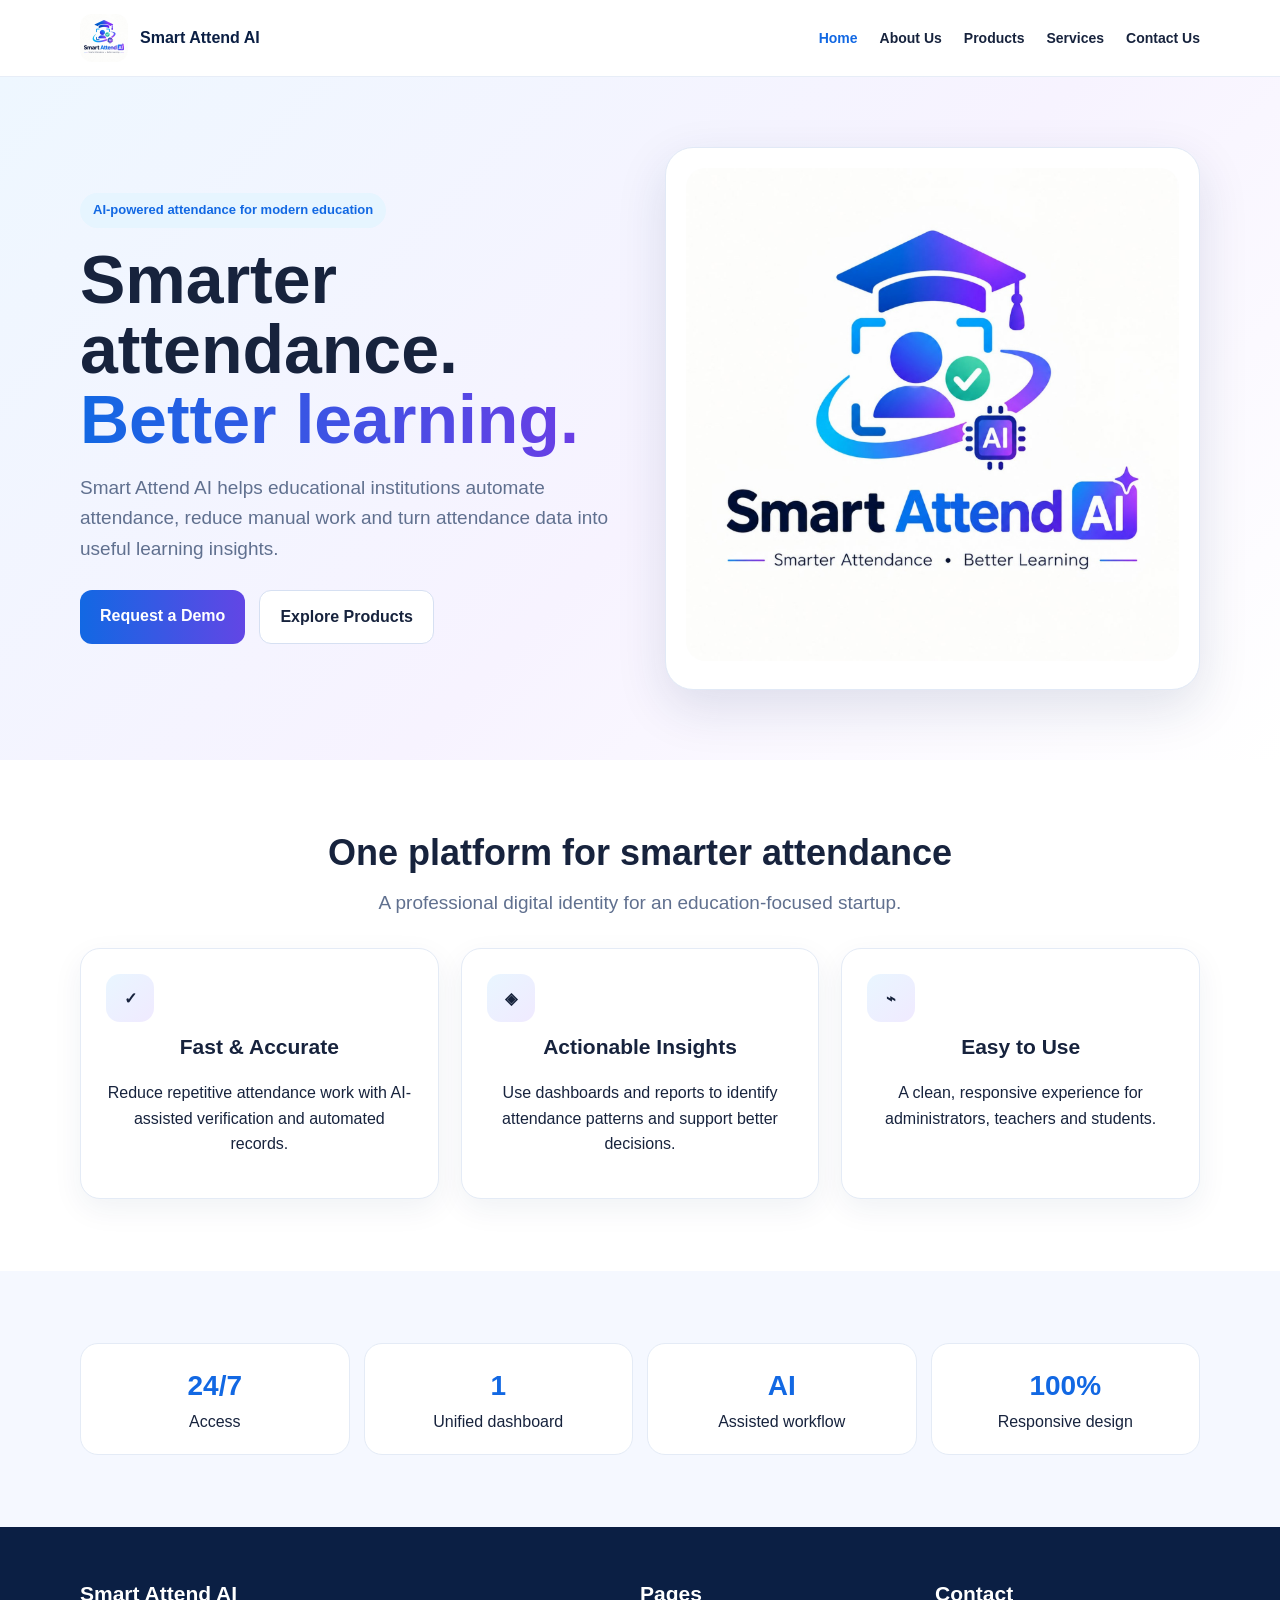
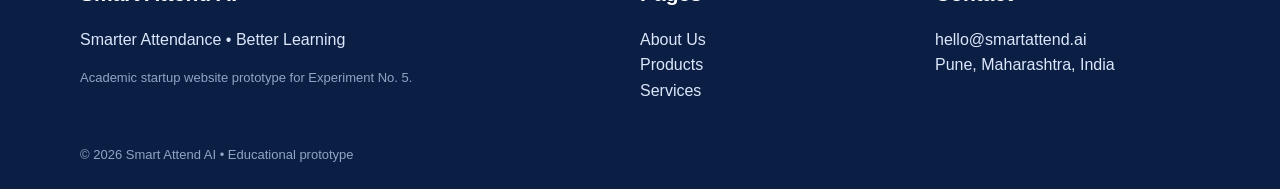
<file: index.html>
<!doctype html><html lang="en"><head><meta charset="utf-8"><meta name="viewport" content="width=device-width,initial-scale=1"><title>Home | Smart Attend AI</title><link rel="icon" href="logo.jpg"><link rel="stylesheet" href="style.css"></head><body>
<header><div class="container nav"><a class="brand" href="index.html"><img src="logo.jpg" alt="Smart Attend AI"><span>Smart Attend AI</span></a><nav class="navlinks"><a href="index.html" class="active">Home</a><a href="about.html" class="">About Us</a><a href="products.html" class="">Products</a><a href="services.html" class="">Services</a><a href="contact.html" class="">Contact Us</a></nav></div></header>
<main>
<section class="hero"><div class="container hero-grid"><div>
<span class="badge">AI-powered attendance for modern education</span>
<h1>Smarter attendance.<br><span class="gradient">Better learning.</span></h1>
<p class="lead">Smart Attend AI helps educational institutions automate attendance, reduce manual work and turn attendance data into useful learning insights.</p>
<div class="cta-row"><a class="btn btn-primary" href="contact.html">Request a Demo</a><a class="btn btn-secondary" href="products.html">Explore Products</a></div>
</div><div class="hero-card"><img src="logo.jpg" alt="Smart Attend AI startup logo"></div></div></section>
<section class="section"><div class="container center"><h2>One platform for smarter attendance</h2><p class="lead" style="margin:auto">A professional digital identity for an education-focused startup.</p>
<div class="cards"><div class="card"><div class="icon">✓</div><h3>Fast & Accurate</h3><p>Reduce repetitive attendance work with AI-assisted verification and automated records.</p></div>
<div class="card"><div class="icon">◈</div><h3>Actionable Insights</h3><p>Use dashboards and reports to identify attendance patterns and support better decisions.</p></div>
<div class="card"><div class="icon">⌁</div><h3>Easy to Use</h3><p>A clean, responsive experience for administrators, teachers and students.</p></div></div></div></section>
<section class="section alt"><div class="container"><div class="stats"><div class="stat"><strong>24/7</strong>Access</div><div class="stat"><strong>1</strong>Unified dashboard</div><div class="stat"><strong>AI</strong>Assisted workflow</div><div class="stat"><strong>100%</strong>Responsive design</div></div></div></section>
</main><footer><div class="container footer-grid"><div><h3>Smart Attend AI</h3><p>Smarter Attendance • Better Learning</p><p class="small">Academic startup website prototype for Experiment No. 5.</p></div><div><h3>Pages</h3><p><a href="about.html">About Us</a><br><a href="products.html">Products</a><br><a href="services.html">Services</a></p></div><div><h3>Contact</h3><p>hello@smartattend.ai<br>Pune, Maharashtra, India</p></div></div><div class="container small" style="margin-top:25px">© 2026 Smart Attend AI • Educational prototype</div></footer></body></html>
</file>
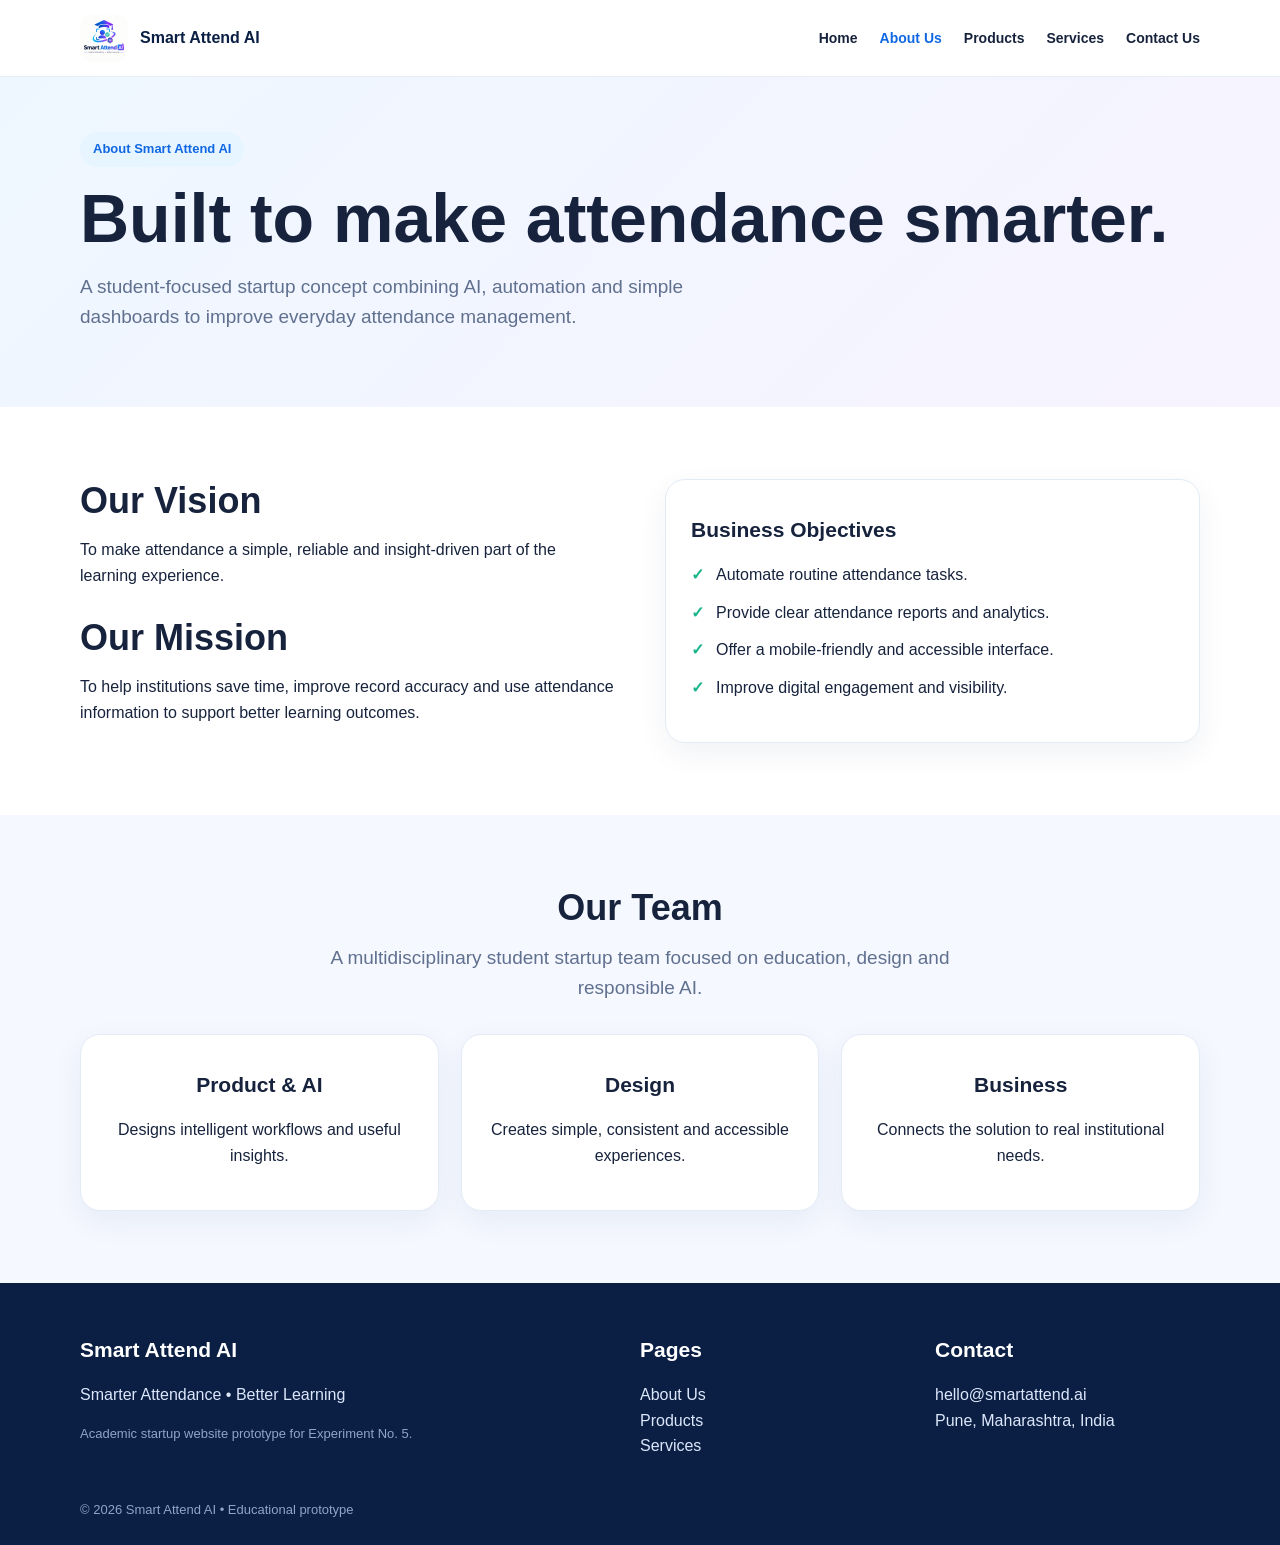
<file: about.html>
<!doctype html><html lang="en"><head><meta charset="utf-8"><meta name="viewport" content="width=device-width,initial-scale=1"><title>About Us | Smart Attend AI</title><link rel="icon" href="logo.jpg"><link rel="stylesheet" href="style.css"></head><body>
<header><div class="container nav"><a class="brand" href="index.html"><img src="logo.jpg" alt="Smart Attend AI"><span>Smart Attend AI</span></a><nav class="navlinks"><a href="index.html" class="">Home</a><a href="about.html" class="active">About Us</a><a href="products.html" class="">Products</a><a href="services.html" class="">Services</a><a href="contact.html" class="">Contact Us</a></nav></div></header>
<main>
<section class="page-hero"><div class="container"><span class="badge">About Smart Attend AI</span><h1>Built to make attendance smarter.</h1><p class="lead">A student-focused startup concept combining AI, automation and simple dashboards to improve everyday attendance management.</p></div></section>
<section class="section"><div class="container split"><div><h2>Our Vision</h2><p>To make attendance a simple, reliable and insight-driven part of the learning experience.</p><h2 style="margin-top:28px">Our Mission</h2><p>To help institutions save time, improve record accuracy and use attendance information to support better learning outcomes.</p></div>
<div class="card"><h3>Business Objectives</h3><ul class="list"><li>Automate routine attendance tasks.</li><li>Provide clear attendance reports and analytics.</li><li>Offer a mobile-friendly and accessible interface.</li><li>Improve digital engagement and visibility.</li></ul></div></div></section>
<section class="section alt"><div class="container center"><h2>Our Team</h2><p class="lead" style="margin:auto">A multidisciplinary student startup team focused on education, design and responsible AI.</p><div class="cards"><div class="card"><h3>Product & AI</h3><p>Designs intelligent workflows and useful insights.</p></div><div class="card"><h3>Design</h3><p>Creates simple, consistent and accessible experiences.</p></div><div class="card"><h3>Business</h3><p>Connects the solution to real institutional needs.</p></div></div></div></section>
</main><footer><div class="container footer-grid"><div><h3>Smart Attend AI</h3><p>Smarter Attendance • Better Learning</p><p class="small">Academic startup website prototype for Experiment No. 5.</p></div><div><h3>Pages</h3><p><a href="about.html">About Us</a><br><a href="products.html">Products</a><br><a href="services.html">Services</a></p></div><div><h3>Contact</h3><p>hello@smartattend.ai<br>Pune, Maharashtra, India</p></div></div><div class="container small" style="margin-top:25px">© 2026 Smart Attend AI • Educational prototype</div></footer></body></html>
</file>
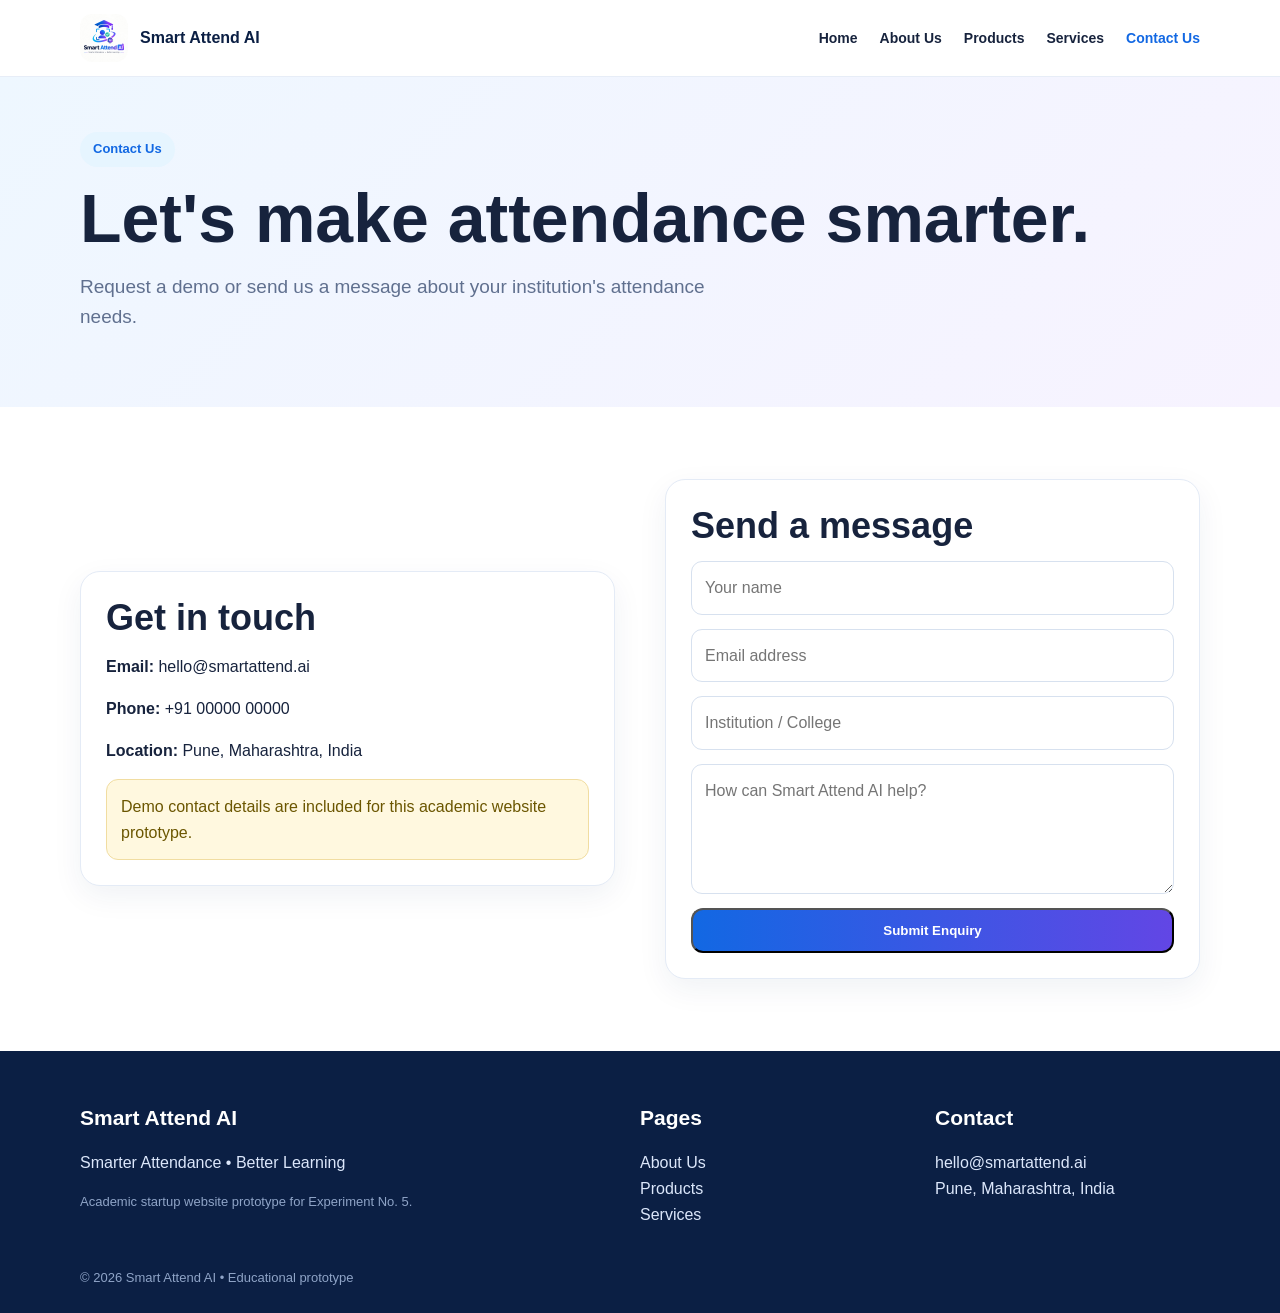
<file: contact.html>
<!doctype html><html lang="en"><head><meta charset="utf-8"><meta name="viewport" content="width=device-width,initial-scale=1"><title>Contact Us | Smart Attend AI</title><link rel="icon" href="logo.jpg"><link rel="stylesheet" href="style.css"></head><body>
<header><div class="container nav"><a class="brand" href="index.html"><img src="logo.jpg" alt="Smart Attend AI"><span>Smart Attend AI</span></a><nav class="navlinks"><a href="index.html" class="">Home</a><a href="about.html" class="">About Us</a><a href="products.html" class="">Products</a><a href="services.html" class="">Services</a><a href="contact.html" class="active">Contact Us</a></nav></div></header>
<main>
<section class="page-hero"><div class="container"><span class="badge">Contact Us</span><h1>Let's make attendance smarter.</h1><p class="lead">Request a demo or send us a message about your institution's attendance needs.</p></div></section>
<section class="section"><div class="container split"><div class="card"><h2>Get in touch</h2><p><b>Email:</b> hello@smartattend.ai</p><p><b>Phone:</b> +91 00000 00000</p><p><b>Location:</b> Pune, Maharashtra, India</p><div class="note">Demo contact details are included for this academic website prototype.</div></div>
<div class="card"><h2>Send a message</h2><form><input placeholder="Your name"><input type="email" placeholder="Email address"><input placeholder="Institution / College"><textarea placeholder="How can Smart Attend AI help?"></textarea><button class="btn btn-primary" type="button">Submit Enquiry</button></form></div></div></section>
</main><footer><div class="container footer-grid"><div><h3>Smart Attend AI</h3><p>Smarter Attendance • Better Learning</p><p class="small">Academic startup website prototype for Experiment No. 5.</p></div><div><h3>Pages</h3><p><a href="about.html">About Us</a><br><a href="products.html">Products</a><br><a href="services.html">Services</a></p></div><div><h3>Contact</h3><p>hello@smartattend.ai<br>Pune, Maharashtra, India</p></div></div><div class="container small" style="margin-top:25px">© 2026 Smart Attend AI • Educational prototype</div></footer></body></html>
</file>
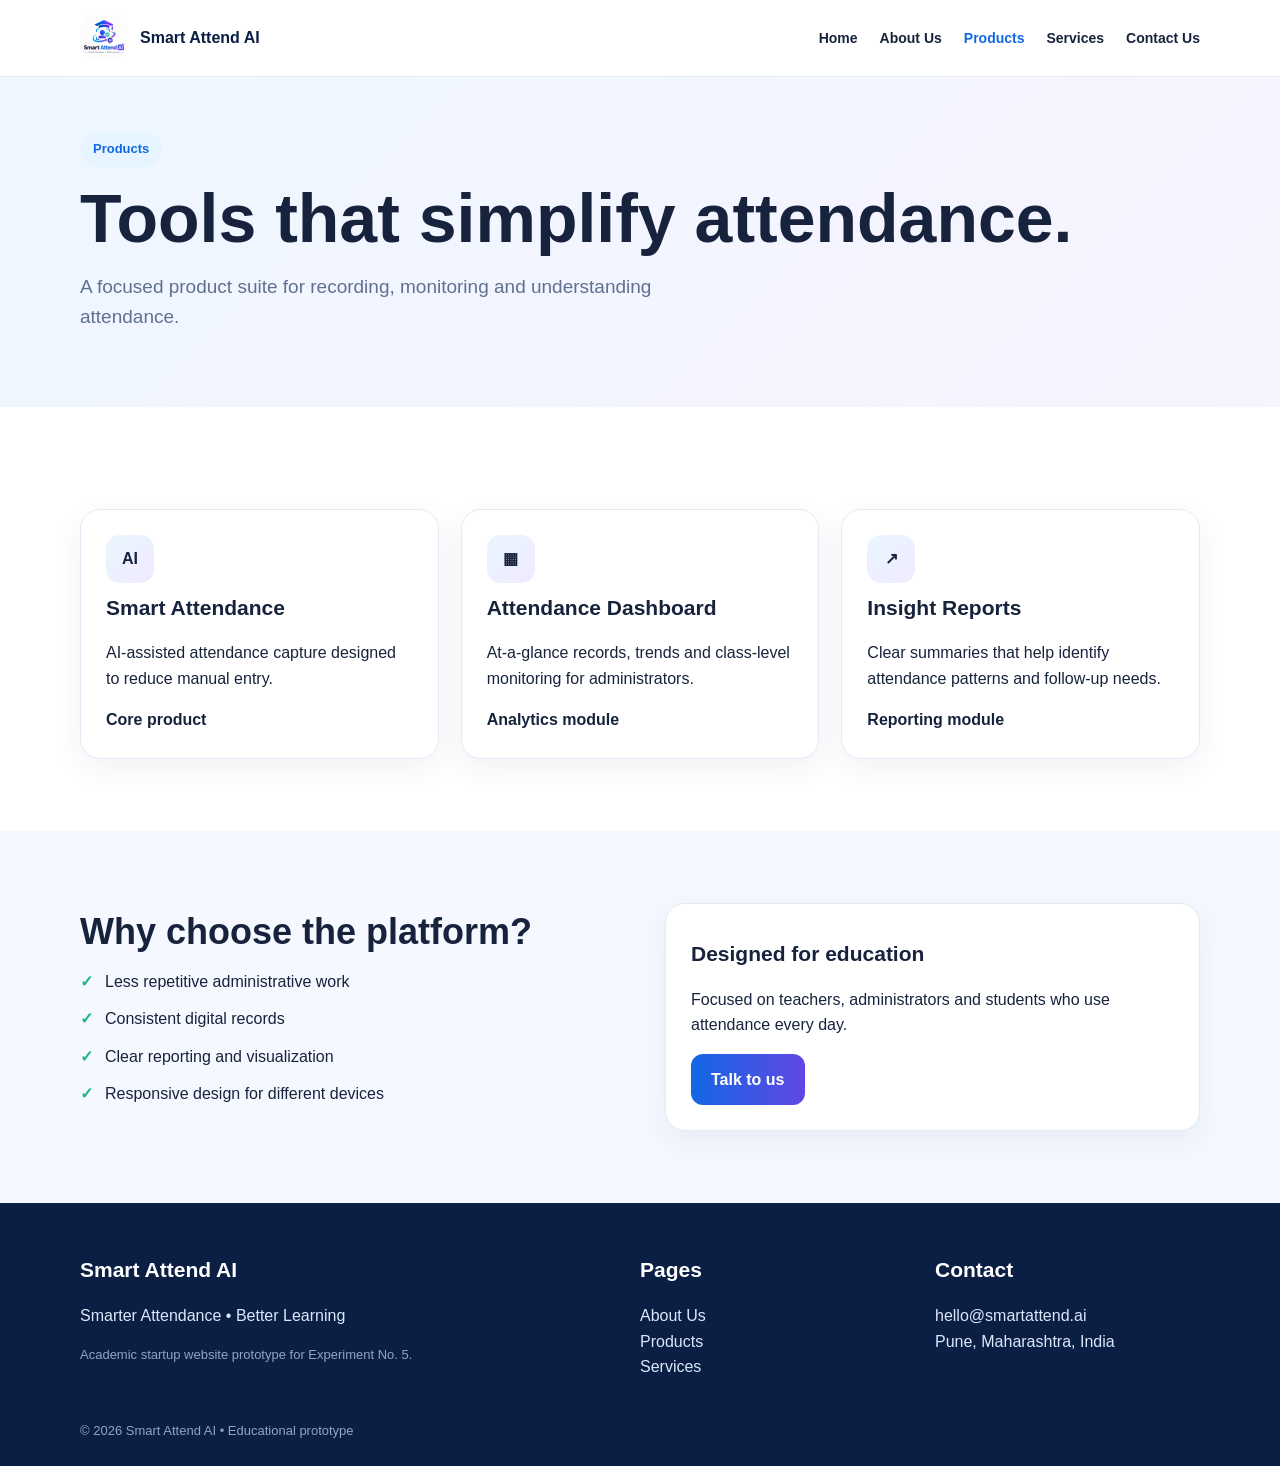
<file: products.html>
<!doctype html><html lang="en"><head><meta charset="utf-8"><meta name="viewport" content="width=device-width,initial-scale=1"><title>Products | Smart Attend AI</title><link rel="icon" href="logo.jpg"><link rel="stylesheet" href="style.css"></head><body>
<header><div class="container nav"><a class="brand" href="index.html"><img src="logo.jpg" alt="Smart Attend AI"><span>Smart Attend AI</span></a><nav class="navlinks"><a href="index.html" class="">Home</a><a href="about.html" class="">About Us</a><a href="products.html" class="active">Products</a><a href="services.html" class="">Services</a><a href="contact.html" class="">Contact Us</a></nav></div></header>
<main>
<section class="page-hero"><div class="container"><span class="badge">Products</span><h1>Tools that simplify attendance.</h1><p class="lead">A focused product suite for recording, monitoring and understanding attendance.</p></div></section>
<section class="section"><div class="container"><div class="cards"><div class="card"><div class="icon">AI</div><h3>Smart Attendance</h3><p>AI-assisted attendance capture designed to reduce manual entry.</p><b>Core product</b></div>
<div class="card"><div class="icon">▦</div><h3>Attendance Dashboard</h3><p>At-a-glance records, trends and class-level monitoring for administrators.</p><b>Analytics module</b></div>
<div class="card"><div class="icon">↗</div><h3>Insight Reports</h3><p>Clear summaries that help identify attendance patterns and follow-up needs.</p><b>Reporting module</b></div></div></div></section>
<section class="section alt"><div class="container split"><div><h2>Why choose the platform?</h2><ul class="list"><li>Less repetitive administrative work</li><li>Consistent digital records</li><li>Clear reporting and visualization</li><li>Responsive design for different devices</li></ul></div><div class="card"><h3>Designed for education</h3><p>Focused on teachers, administrators and students who use attendance every day.</p><a class="btn btn-primary" href="contact.html">Talk to us</a></div></div></section>
</main><footer><div class="container footer-grid"><div><h3>Smart Attend AI</h3><p>Smarter Attendance • Better Learning</p><p class="small">Academic startup website prototype for Experiment No. 5.</p></div><div><h3>Pages</h3><p><a href="about.html">About Us</a><br><a href="products.html">Products</a><br><a href="services.html">Services</a></p></div><div><h3>Contact</h3><p>hello@smartattend.ai<br>Pune, Maharashtra, India</p></div></div><div class="container small" style="margin-top:25px">© 2026 Smart Attend AI • Educational prototype</div></footer></body></html>
</file>
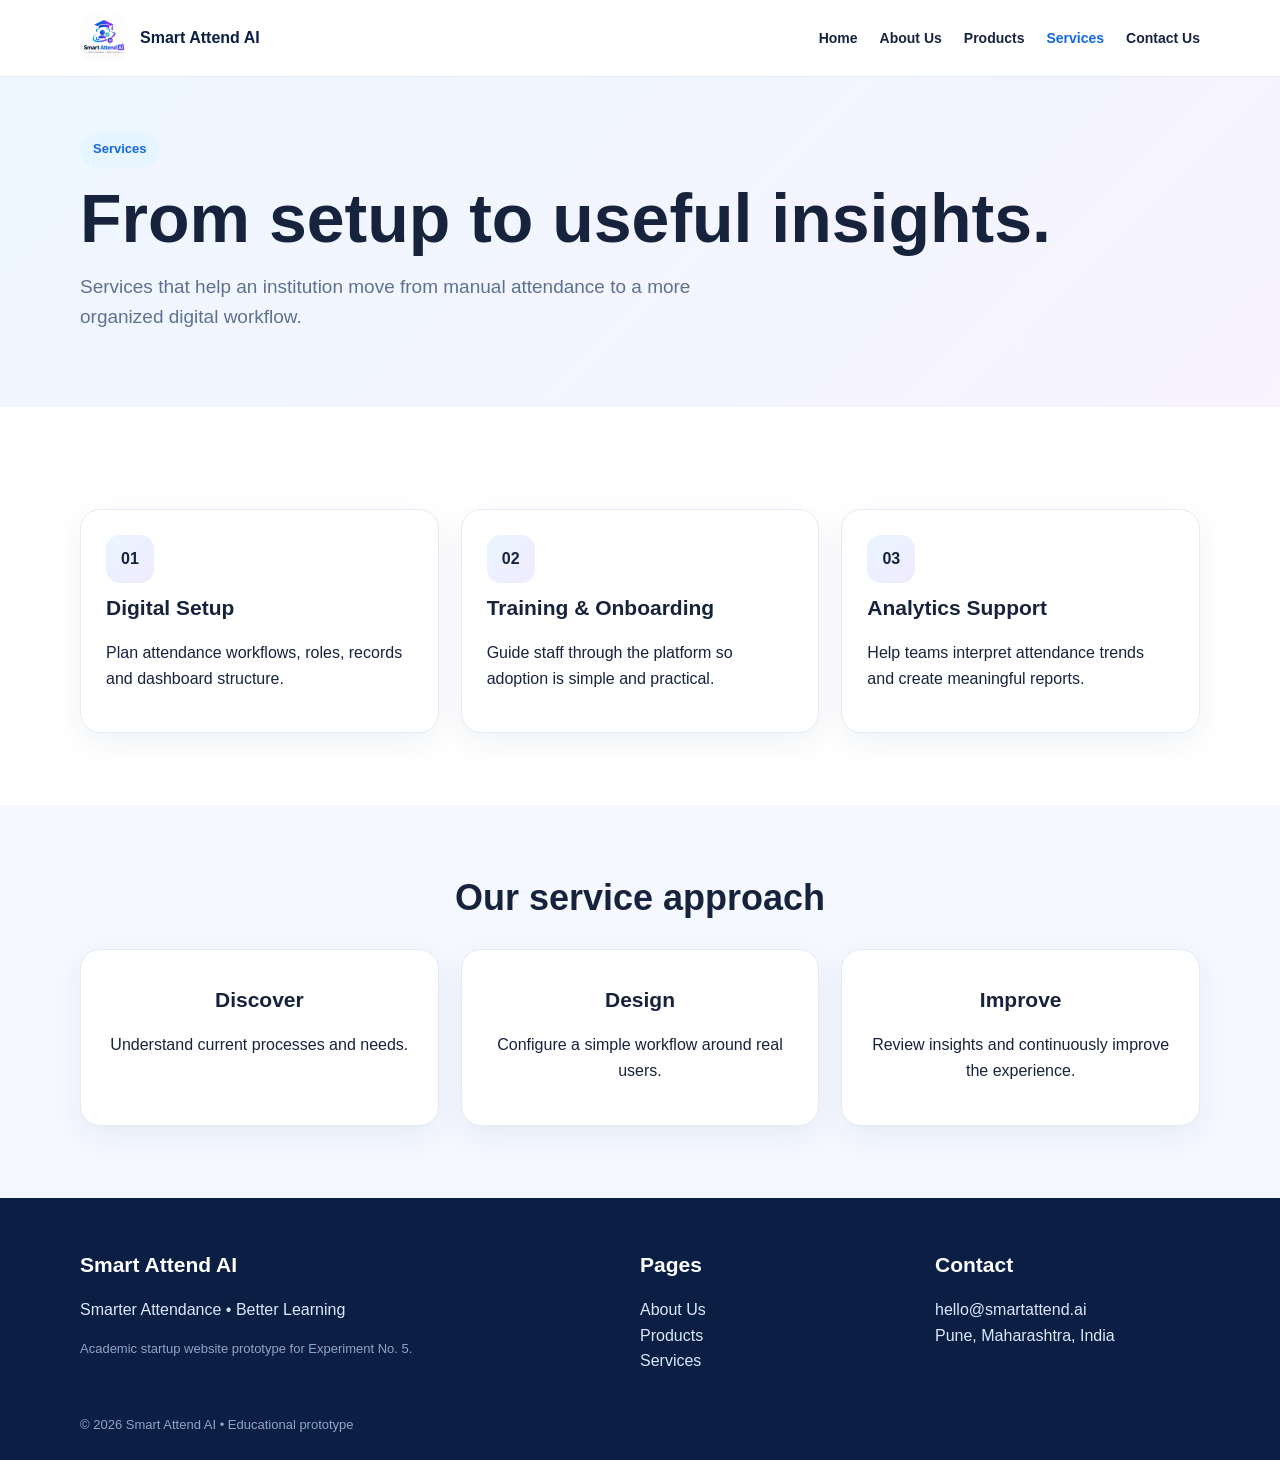
<file: services.html>
<!doctype html><html lang="en"><head><meta charset="utf-8"><meta name="viewport" content="width=device-width,initial-scale=1"><title>Services | Smart Attend AI</title><link rel="icon" href="logo.jpg"><link rel="stylesheet" href="style.css"></head><body>
<header><div class="container nav"><a class="brand" href="index.html"><img src="logo.jpg" alt="Smart Attend AI"><span>Smart Attend AI</span></a><nav class="navlinks"><a href="index.html" class="">Home</a><a href="about.html" class="">About Us</a><a href="products.html" class="">Products</a><a href="services.html" class="active">Services</a><a href="contact.html" class="">Contact Us</a></nav></div></header>
<main>
<section class="page-hero"><div class="container"><span class="badge">Services</span><h1>From setup to useful insights.</h1><p class="lead">Services that help an institution move from manual attendance to a more organized digital workflow.</p></div></section>
<section class="section"><div class="container"><div class="cards"><div class="card"><div class="icon">01</div><h3>Digital Setup</h3><p>Plan attendance workflows, roles, records and dashboard structure.</p></div>
<div class="card"><div class="icon">02</div><h3>Training & Onboarding</h3><p>Guide staff through the platform so adoption is simple and practical.</p></div>
<div class="card"><div class="icon">03</div><h3>Analytics Support</h3><p>Help teams interpret attendance trends and create meaningful reports.</p></div></div></div></section>
<section class="section alt"><div class="container center"><h2>Our service approach</h2><div class="cards"><div class="card"><h3>Discover</h3><p>Understand current processes and needs.</p></div><div class="card"><h3>Design</h3><p>Configure a simple workflow around real users.</p></div><div class="card"><h3>Improve</h3><p>Review insights and continuously improve the experience.</p></div></div></div></section>
</main><footer><div class="container footer-grid"><div><h3>Smart Attend AI</h3><p>Smarter Attendance • Better Learning</p><p class="small">Academic startup website prototype for Experiment No. 5.</p></div><div><h3>Pages</h3><p><a href="about.html">About Us</a><br><a href="products.html">Products</a><br><a href="services.html">Services</a></p></div><div><h3>Contact</h3><p>hello@smartattend.ai<br>Pune, Maharashtra, India</p></div></div><div class="container small" style="margin-top:25px">© 2026 Smart Attend AI • Educational prototype</div></footer></body></html>
</file>
<file: style.css>
:root{--navy:#0b1f44;--blue:#1268e3;--purple:#6246e5;--green:#19b58a;--light:#f5f8ff;--text:#17233d;--muted:#60708f}
*{box-sizing:border-box}body{margin:0;font-family:Arial,sans-serif;color:var(--text);line-height:1.6}a{text-decoration:none;color:inherit}
.container{width:min(1120px,92%);margin:auto}header{position:sticky;top:0;z-index:10;background:#ffffffee;border-bottom:1px solid #e7edf7}.nav{min-height:76px;display:flex;align-items:center;justify-content:space-between;gap:20px}
.brand{display:flex;align-items:center;gap:12px;font-weight:800;color:var(--navy)}.brand img{width:48px;height:48px;border-radius:12px;object-fit:cover}.navlinks{display:flex;gap:22px;font-weight:700;font-size:14px;flex-wrap:wrap}.navlinks .active,.navlinks a:hover{color:var(--blue)}
.hero{background:linear-gradient(135deg,#eef7ff,#f7f3ff 55%,#fff);padding:70px 0}.hero-grid,.split{display:grid;grid-template-columns:1fr 1fr;gap:50px;align-items:center}
.badge{display:inline-block;background:#e6f5ff;color:var(--blue);padding:7px 13px;border-radius:999px;font-weight:700;font-size:13px}
h1{font-size:clamp(42px,6vw,68px);line-height:1.03;margin:16px 0}h2{font-size:36px;line-height:1.15;margin:0 0 15px}h3{margin:8px 0;font-size:21px}
.gradient{background:linear-gradient(90deg,#1268e3,#6a3ee5);-webkit-background-clip:text;background-clip:text;color:transparent}.lead{font-size:19px;color:var(--muted);max-width:650px}
.cta-row{display:flex;gap:14px;margin-top:26px;flex-wrap:wrap}.btn{display:inline-block;padding:13px 20px;border-radius:12px;font-weight:800}.btn-primary{background:linear-gradient(90deg,#1268e3,#6246e5);color:white}.btn-secondary{border:1px solid #d6e0f2;background:white}
.hero-card{background:white;border:1px solid #e1e9f6;border-radius:28px;padding:20px;box-shadow:0 18px 50px #142d5f20}.hero-card img{width:100%;border-radius:20px}
.section{padding:72px 0}.alt{background:var(--light)}.center{text-align:center}.cards{display:grid;grid-template-columns:repeat(3,1fr);gap:22px;margin-top:30px}.card{padding:25px;background:white;border:1px solid #e4ebf6;border-radius:20px;box-shadow:0 10px 30px #142d5f10}
.icon{width:48px;height:48px;border-radius:14px;display:grid;place-items:center;background:linear-gradient(135deg,#e9f6ff,#f0eaff);font-weight:800}.stats{display:grid;grid-template-columns:repeat(4,1fr);gap:14px}.stat{background:white;border-radius:18px;padding:20px;text-align:center;border:1px solid #e4ebf6}.stat strong{font-size:28px;display:block;color:var(--blue)}
.page-hero{padding:55px 0;background:linear-gradient(135deg,#eef7ff,#f7f3ff)}.list{padding:0;list-style:none}.list li{margin:12px 0;padding-left:25px;position:relative}.list li:before{content:"✓";position:absolute;left:0;color:var(--green);font-weight:900}
form{display:grid;gap:14px}input,textarea{width:100%;padding:13px;border:1px solid #d7e1ef;border-radius:11px;font:inherit}textarea{min-height:130px}.note{padding:14px;background:#fff8df;border:1px solid #f1dda1;border-radius:12px;color:#6b5600}
footer{background:#0b1f44;color:#dce7fb;padding:42px 0 24px}.footer-grid{display:grid;grid-template-columns:2fr 1fr 1fr;gap:30px}footer h3{color:white}.small{font-size:13px;color:#8fa4c7}
@media(max-width:800px){.hero-grid,.split{grid-template-columns:1fr}.cards{grid-template-columns:1fr}.stats{grid-template-columns:repeat(2,1fr)}.nav{align-items:flex-start;padding:12px 0}h1{font-size:45px}}
</file>
